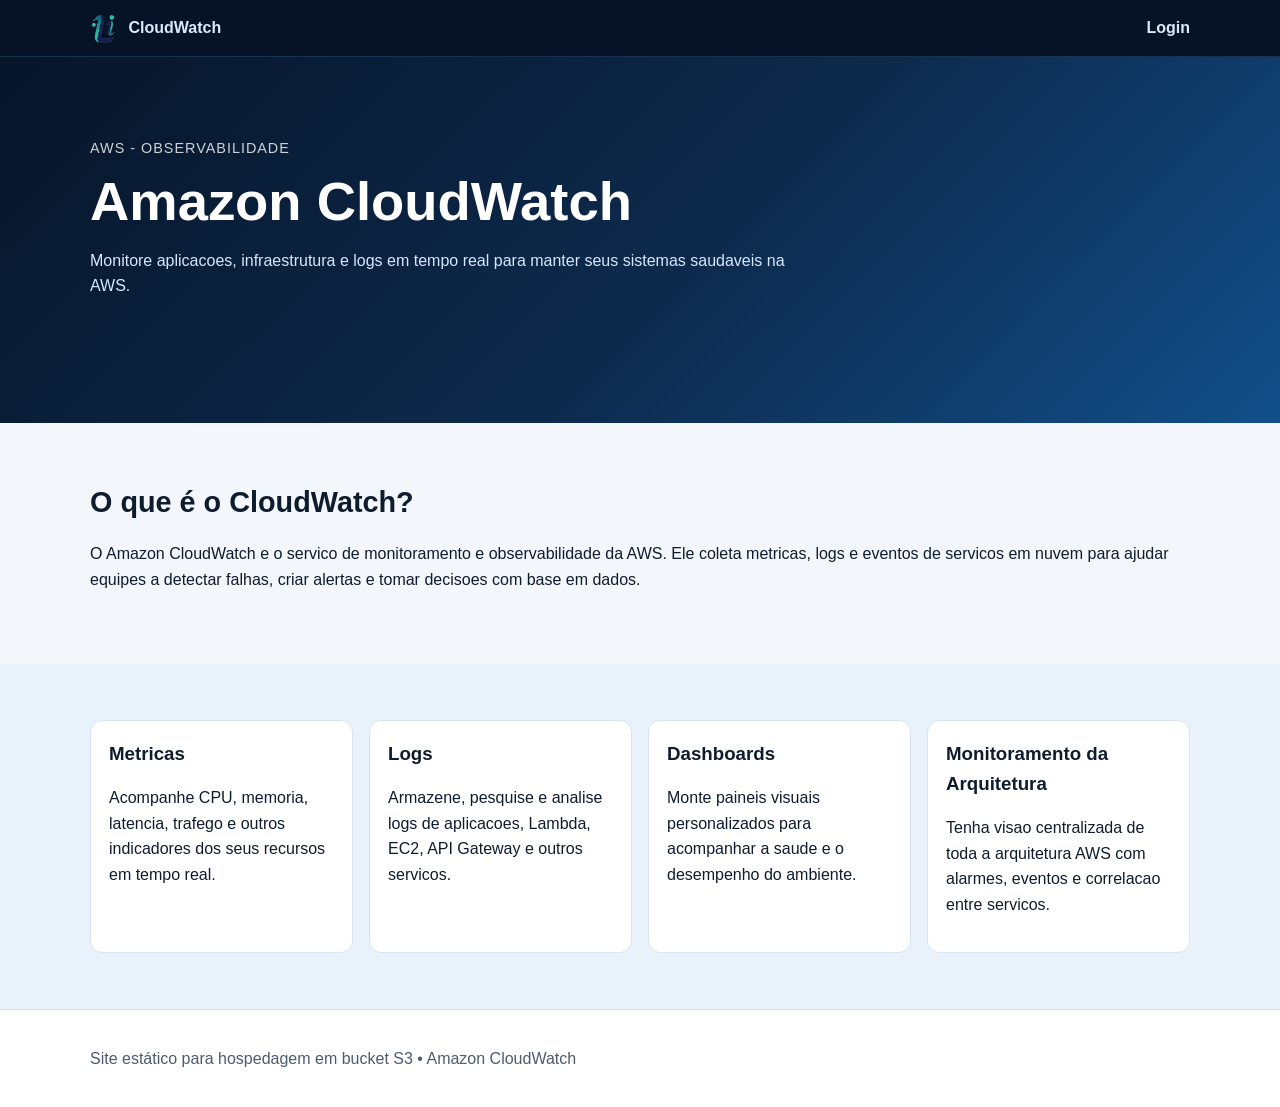
<file: frondend/index.html>
<!DOCTYPE html>
<html lang="pt-BR">
<head>
  <meta charset="UTF-8">
  <meta name="viewport" content="width=device-width, initial-scale=1.0">
  <title>Amazon CloudWatch | Monitoramento AWS</title>
  <link rel="stylesheet" href="style.css">
</head>
<body>
  <nav class="topnav">
    <div class="container navwrap">
      <a href="index.html" class="brand">
        <img src="imagem/logo.png" alt="Logo CloudWatch" class="brand-logo">
        <span>CloudWatch</span>
      </a>
      <div class="navlinks">
        <span id="usuarioLogado" class="usuario-logado" style="display:none;"></span>
        <a id="acessoLink" href="acesso.html" style="display:none;">Acesso</a>
        <a id="sairLink" href="login.html" style="display:none;">Sair</a>
        <a id="loginLink" href="login.html">Login</a>
      </div>
    </div>
  </nav>

  <header class="hero">
    <div class="container">
      <p class="tag">AWS - Observabilidade</p>
      <h1>Amazon CloudWatch</h1>
      <p class="subtitle">
        Monitore aplicacoes, infraestrutura e logs em tempo real para manter seus sistemas saudaveis na AWS.
      </p>
    </div>
  </header>

  <main>
    <section id="sobre" class="section">
      <div class="container">
        <h2>O que é o CloudWatch?</h2>
        <p>
          O Amazon CloudWatch e o servico de monitoramento e observabilidade da AWS. Ele coleta metricas, logs e eventos
          de servicos em nuvem para ajudar equipes a detectar falhas, criar alertas e tomar decisoes com base em dados.
        </p>
      </div>
    </section>

    <section id="recursos" class="section alt">
      <div class="container grid">
        <article class="card">
          <h3>Metricas</h3>
          <p>Acompanhe CPU, memoria, latencia, trafego e outros indicadores dos seus recursos em tempo real.</p>
        </article>
        <article class="card">
          <h3>Logs</h3>
          <p>Armazene, pesquise e analise logs de aplicacoes, Lambda, EC2, API Gateway e outros servicos.</p>
        </article>
        <article class="card">
          <h3>Dashboards</h3>
          <p>Monte paineis visuais personalizados para acompanhar a saude e o desempenho do ambiente.</p>
        </article>
        <article class="card">
          <h3>Monitoramento da Arquitetura</h3>
          <p>Tenha visao centralizada de toda a arquitetura AWS com alarmes, eventos e correlacao entre servicos.</p>
        </article>
      </div>
    </section>
  </main>

  <footer class="footer">
    <div class="container">
      <p>Site estático para hospedagem em bucket S3 • Amazon CloudWatch</p>
    </div>
  </footer>
  <script src="js/auth.js"></script>
  <script>
    var usuarioLogado = document.getElementById("usuarioLogado");
    var acessoLink = document.getElementById("acessoLink");
    var sairLink = document.getElementById("sairLink");
    var loginLink = document.getElementById("loginLink");
    var user = getUser();
    var token = getToken();

    if (token && (user.nome || user.email)) {
      usuarioLogado.style.display = "inline";
      usuarioLogado.textContent = "Usuario: " + (user.nome || user.email);
      acessoLink.style.display = "inline";
      sairLink.style.display = "inline";
      loginLink.style.display = "none";
    } else {
      usuarioLogado.style.display = "none";
      acessoLink.style.display = "none";
      sairLink.style.display = "none";
      loginLink.style.display = "inline";
    }

    sairLink.addEventListener("click", function () {
      clearSession();
    });
  </script>
</body>
</html>
</file>
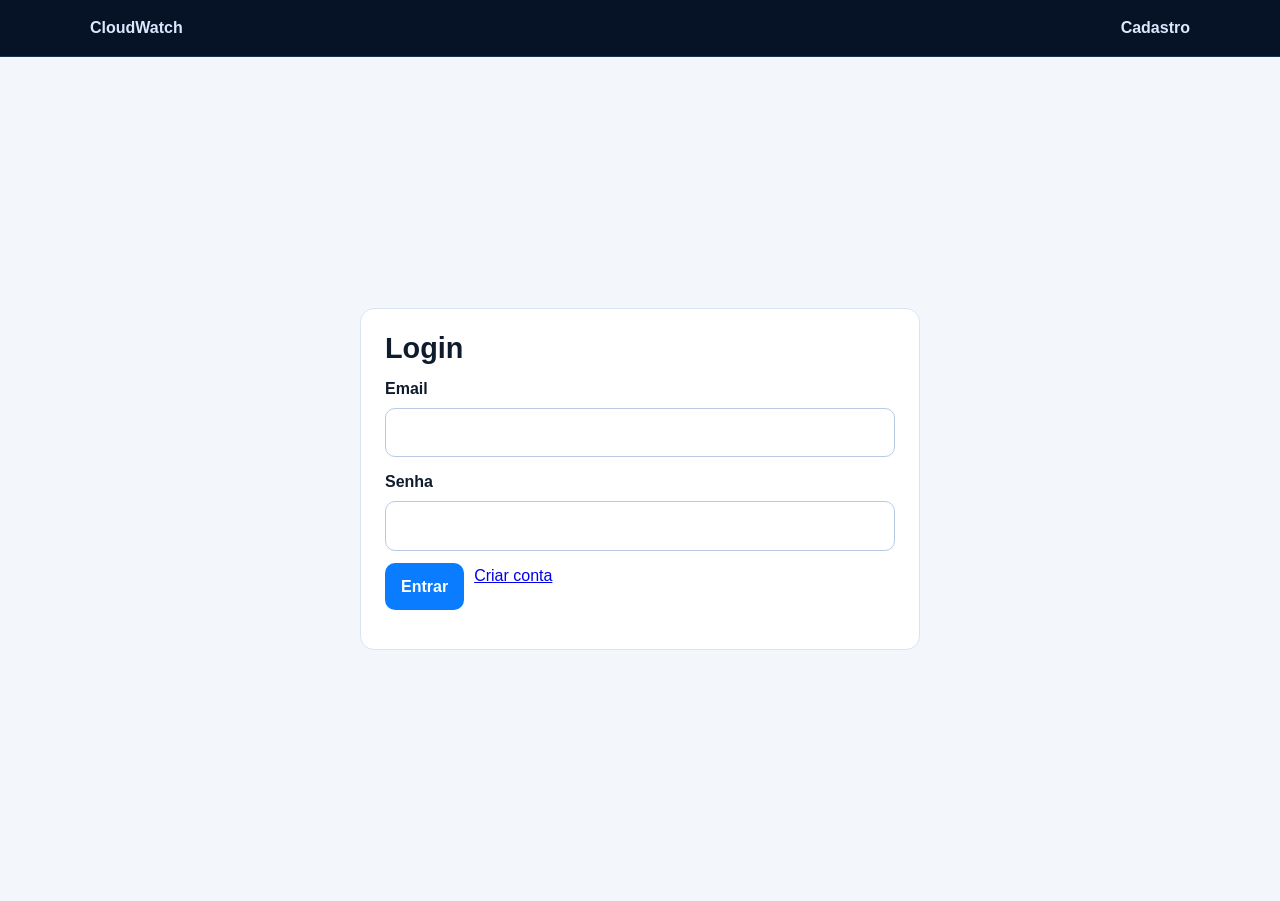
<file: frondend/acesso.html>
<!DOCTYPE html>
<html lang="pt-BR">
<head>
  <meta charset="UTF-8">
  <meta name="viewport" content="width=device-width, initial-scale=1.0">
  <title>Area do Usuario | CloudWatch</title>
  <link rel="stylesheet" href="style.css">
</head>
<body>
  <nav class="topnav">
    <div class="container navwrap">
      <a href="index.html">CloudWatch</a>
      <div class="navlinks">
        <a href="editar-cadastro.html">Editar Cadastro</a>
        <a href="login.html" id="sairLink">Sair</a>
      </div>
    </div>
  </nav>

  <main class="auth-page">
    <section class="panel">
      <h1>Area do Usuario</h1>
      <p id="welcome"></p>
      <p id="emailInfo"></p>
      <p class="msg success">Seja bem-vindo(a)! Voce entrou na area restrita apos o login.</p>
    </section>
  </main>

  <script src="js/config.js"></script>
  <script src="js/api.js"></script>
  <script src="js/auth.js"></script>
  <script>
    requireAuth();

    var user = getUser();
    var userId = user.id || user.userId;
    var welcome = document.getElementById("welcome");
    var emailInfo = document.getElementById("emailInfo");
    var sairLink = document.getElementById("sairLink");

    if (!userId) {
      clearSession();
      window.location.href = "login.html";
    }

    welcome.textContent = "Ola, " + (user.nome || user.email || "usuario") + ".";
    emailInfo.textContent = "Email: " + (user.email || "nao informado");

    sairLink.addEventListener("click", function () {
      clearSession();
    });
  </script>
</body>
</html>
</file>
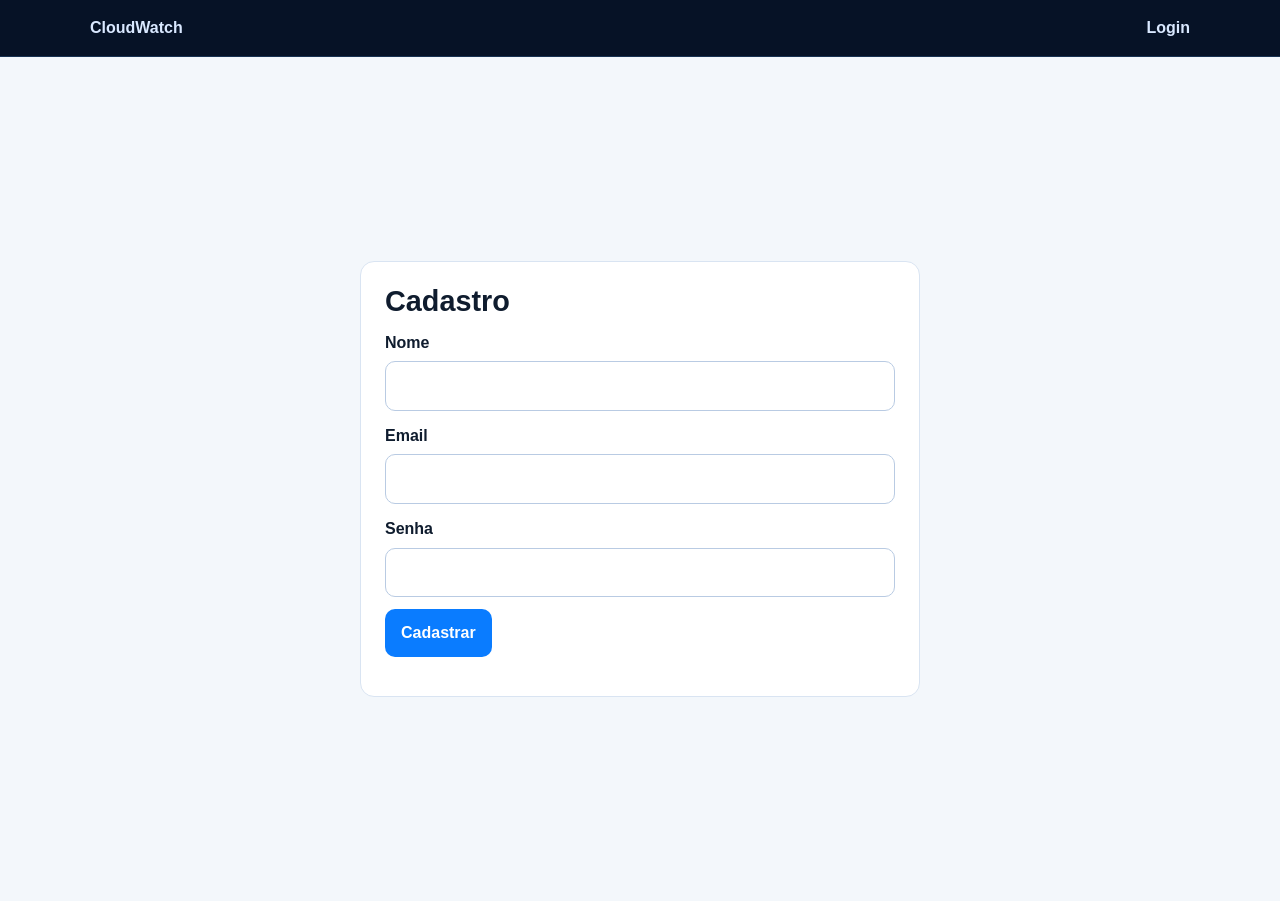
<file: frondend/cadastro.html>
<!DOCTYPE html>
<html lang="pt-BR">
<head>
  <meta charset="UTF-8">
  <meta name="viewport" content="width=device-width, initial-scale=1.0">
  <title>Cadastro | CloudWatch</title>
  <link rel="stylesheet" href="style.css">
</head>
<body>
  <nav class="topnav">
    <div class="container navwrap">
      <a href="index.html">CloudWatch</a>
      <div class="navlinks">
        <a href="login.html">Login</a>
      </div>
    </div>
  </nav>

  <main class="auth-page">
    <section class="panel">
      <h1>Cadastro</h1>
      <form id="cadastroForm">
        <div class="form-row">
          <label for="nome">Nome</label>
          <input id="nome" name="nome" type="text" required>
        </div>
        <div class="form-row">
          <label for="email">Email</label>
          <input id="email" name="email" type="email" required>
        </div>
        <div class="form-row">
          <label for="senha">Senha</label>
          <input id="senha" name="senha" type="password" minlength="6" required>
        </div>
        <div class="actions">
          <button type="submit">Cadastrar</button>
        </div>
        <p id="msg" class="msg"></p>
      </form>
    </section>
  </main>

  <script src="js/config.js"></script>
  <script src="js/api.js"></script>
  <script>
    var form = document.getElementById("cadastroForm");
    var msg = document.getElementById("msg");

    form.addEventListener("submit", async function (event) {
      event.preventDefault();
      msg.className = "msg";
      msg.textContent = "Criando cadastro...";

      var body = {
        nome: form.nome.value.trim(),
        email: form.email.value.trim(),
        senha: form.senha.value
      };

      try {
        await apiRequest(window.APP_CONFIG.endpoints.cadastro, "POST", body);
        msg.className = "msg success";
        msg.textContent = "Cadastro criado. Redirecionando para login...";
        setTimeout(function () {
          window.location.href = "login.html";
        }, 1200);
      } catch (error) {
        msg.className = "msg error";
        msg.textContent = error.message;
      }
    });
  </script>
</body>
</html>
</file>
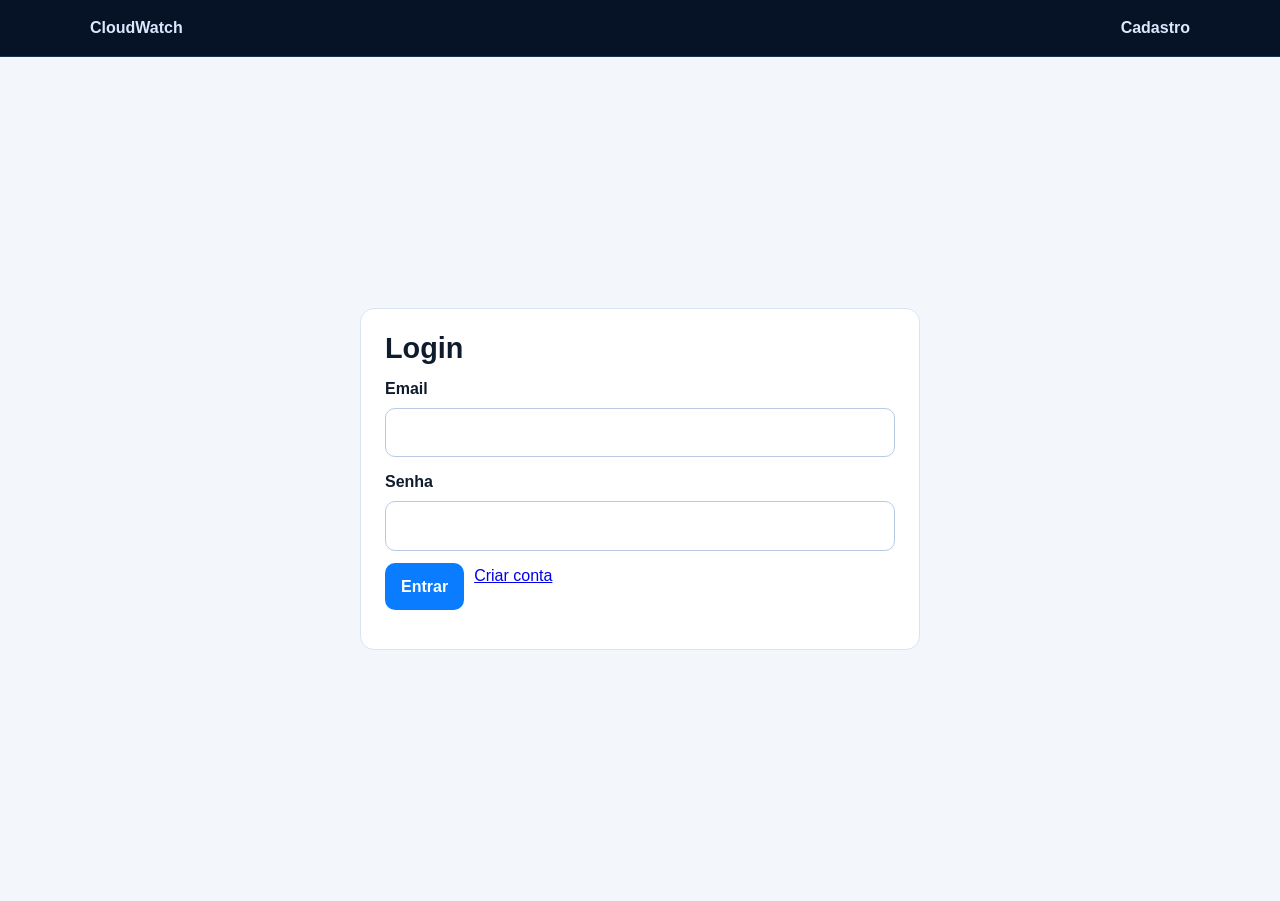
<file: frondend/editar-cadastro.html>
<!DOCTYPE html>
<html lang="pt-BR">
<head>
  <meta charset="UTF-8">
  <meta name="viewport" content="width=device-width, initial-scale=1.0">
  <title>Editar Cadastro | CloudWatch</title>
  <link rel="stylesheet" href="style.css">
</head>
<body>
  <nav class="topnav">
    <div class="container navwrap">
      <a href="index.html">CloudWatch</a>
      <div class="navlinks">
        <a href="acesso.html">Acesso</a>
        <a href="login.html" id="sairLink">Sair</a>
      </div>
    </div>
  </nav>

  <main class="auth-page">
    <section class="panel">
      <h1>Editar Cadastro</h1>
      <form id="editarForm">
        <div class="form-row">
          <label for="nome">Nome</label>
          <input id="nome" name="nome" type="text" required>
        </div>
        <div class="form-row">
          <label for="email">Email</label>
          <input id="email" name="email" type="email" required>
        </div>
        <div class="actions">
          <button type="submit">Salvar alteracoes</button>
          <button type="button" class="secondary" id="recarregarBtn">Recarregar dados</button>
        </div>
        <p id="msg" class="msg"></p>
      </form>
    </section>
  </main>

  <script src="js/config.js"></script>
  <script src="js/api.js"></script>
  <script src="js/auth.js"></script>
  <script>
    requireAuth();

    var form = document.getElementById("editarForm");
    var msg = document.getElementById("msg");
    var recarregarBtn = document.getElementById("recarregarBtn");
    var sairLink = document.getElementById("sairLink");
    var token = getToken();
    var user = getUser();
    var userId = user.id || user.userId;

    async function carregarUsuario() {
      if (!userId) {
        msg.className = "msg error";
        msg.textContent = "Sessao sem userId. Faca login novamente.";
        return;
      }
      msg.className = "msg";
      msg.textContent = "Carregando dados...";
      try {
        var data = await apiRequest(window.APP_CONFIG.endpoints.usuario + "/" + userId, "GET", null, token);
        form.nome.value = data.nome || "";
        form.email.value = data.email || "";
        msg.className = "msg success";
        msg.textContent = "Dados carregados.";
      } catch (error) {
        msg.className = "msg error";
        msg.textContent = error.message;
      }
    }

    form.addEventListener("submit", async function (event) {
      event.preventDefault();
      if (!userId) return;

      msg.className = "msg";
      msg.textContent = "Salvando alteracoes...";

      var body = {
        nome: form.nome.value.trim(),
        email: form.email.value.trim()
      };

      try {
        var data = await apiRequest(window.APP_CONFIG.endpoints.usuario + "/" + userId, "PUT", body, token);
        saveSession({
          token: token,
          user: {
            id: userId,
            nome: data.nome || body.nome,
            email: data.email || body.email
          }
        });
        msg.className = "msg success";
        msg.textContent = "Cadastro atualizado. Redirecionando...";
        setTimeout(function () {
          window.location.href = "acesso.html";
        }, 800);
      } catch (error) {
        msg.className = "msg error";
        msg.textContent = error.message;
      }
    });

    recarregarBtn.addEventListener("click", carregarUsuario);
    sairLink.addEventListener("click", function () {
      clearSession();
    });

    carregarUsuario();
  </script>
</body>
</html>
</file>
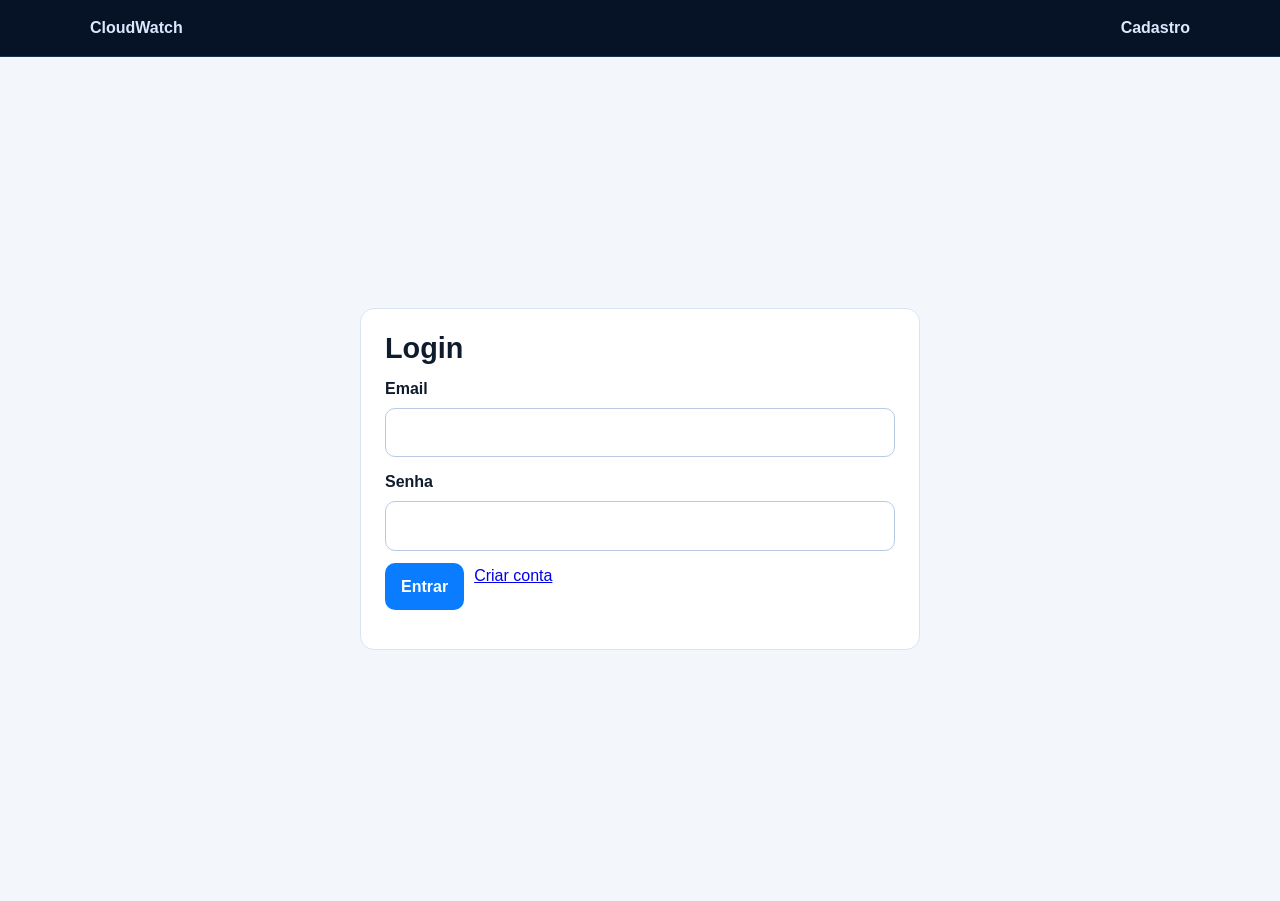
<file: frondend/login.html>
<!DOCTYPE html>
<html lang="pt-BR">
<head>
  <meta charset="UTF-8">
  <meta name="viewport" content="width=device-width, initial-scale=1.0">
  <title>Login | CloudWatch</title>
  <link rel="stylesheet" href="style.css">
</head>
<body>
  <nav class="topnav">
    <div class="container navwrap">
      <a href="index.html">CloudWatch</a>
      <div class="navlinks">
        <a href="cadastro.html">Cadastro</a>
      </div>
    </div>
  </nav>

  <main class="auth-page">
    <section class="panel">
      <h1>Login</h1>
      <form id="loginForm">
        <div class="form-row">
          <label for="email">Email</label>
          <input id="email" name="email" type="email" required>
        </div>
        <div class="form-row">
          <label for="senha">Senha</label>
          <input id="senha" name="senha" type="password" required>
        </div>
        <div class="actions">
          <button type="submit">Entrar</button>
          <a href="cadastro.html">Criar conta</a>
        </div>
        <p id="msg" class="msg"></p>
      </form>
    </section>
  </main>

  <script src="js/config.js"></script>
  <script src="js/api.js"></script>
  <script src="js/auth.js"></script>
  <script>
    var form = document.getElementById("loginForm");
    var msg = document.getElementById("msg");
    var existingToken = getToken();

    if (existingToken) {
      window.location.href = "acesso.html";
    }

    form.addEventListener("submit", async function (event) {
      event.preventDefault();
      msg.className = "msg";
      msg.textContent = "Validando login...";

      var email = form.email.value.trim();
      var senha = form.senha.value;

      try {
        var data = await apiRequest(window.APP_CONFIG.endpoints.login, "POST", { email: email, senha: senha });
        saveSession(data);
        msg.className = "msg success";
        msg.textContent = "Login realizado com sucesso.";
        window.location.href = "acesso.html";
      } catch (error) {
        msg.className = "msg error";
        msg.textContent = error.message;
      }
    });
  </script>
</body>
</html>
</file>
<file: frondend/style.css>
:root {
  --bg: #f3f7fb;
  --surface: #ffffff;
  --text: #0f1c2e;
  --muted: #4d5b70;
  --brand: #0a7cff;
  --brand-dark: #055ec2;
  --line: #d9e4f2;
}

* {
  box-sizing: border-box;
}

body {
  margin: 0;
  font-family: "Segoe UI", Tahoma, Geneva, Verdana, sans-serif;
  background: var(--bg);
  color: var(--text);
  line-height: 1.6;
}

.container {
  width: min(1100px, 92%);
  margin: 0 auto;
}

.topnav {
  background: #061226;
  border-bottom: 1px solid #183252;
}

.navwrap {
  display: flex;
  justify-content: space-between;
  align-items: center;
  min-height: 56px;
}

.topnav a {
  color: #d9e8ff;
  text-decoration: none;
  font-weight: 600;
}

.brand {
  display: inline-flex;
  align-items: center;
  gap: 10px;
}

.brand-logo {
  height: 30px;
  width: auto;
  display: block;
}

.navlinks {
  display: flex;
  gap: 14px;
  flex-wrap: wrap;
  align-items: center;
}

.usuario-logado {
  color: #ffffff;
  font-weight: 600;
  background: transparent;
  padding: 0;
}

.hero {
  background: linear-gradient(135deg, #071529 0%, #0d2a4d 55%, #124f8a 100%);
  color: #fff;
  padding: 80px 0 96px;
}

.tag {
  font-size: 0.9rem;
  letter-spacing: 1px;
  text-transform: uppercase;
  opacity: 0.8;
  margin: 0 0 12px;
}

h1 {
  font-size: clamp(2rem, 5vw, 3.4rem);
  line-height: 1.1;
  margin: 0 0 16px;
}

.subtitle {
  max-width: 700px;
  color: #d7e7ff;
  margin-bottom: 28px;
}

.cta {
  display: inline-block;
  text-decoration: none;
  color: #fff;
  background: var(--brand);
  padding: 12px 20px;
  border-radius: 10px;
  font-weight: 600;
  transition: 0.2s ease;
}

.cta:hover {
  background: var(--brand-dark);
}

.section {
  padding: 56px 0;
}

.section h2 {
  margin-top: 0;
  margin-bottom: 14px;
  font-size: 1.8rem;
}

.alt {
  background: #e9f1fb;
}

.grid {
  display: grid;
  grid-template-columns: repeat(auto-fit, minmax(230px, 1fr));
  gap: 16px;
}

.card {
  background: var(--surface);
  border: 1px solid var(--line);
  border-radius: 12px;
  padding: 18px;
}

.card h3 {
  margin-top: 0;
  margin-bottom: 8px;
}

ul {
  margin: 0;
  padding-left: 20px;
}

.footer {
  border-top: 1px solid var(--line);
  padding: 20px 0;
  color: var(--muted);
  background: #fff;
}

.auth-page {
  min-height: calc(100vh - 56px);
  display: grid;
  place-items: center;
  padding: 30px 0;
}

.panel {
  width: min(560px, 94%);
  background: #fff;
  border: 1px solid var(--line);
  border-radius: 14px;
  padding: 24px;
}

.panel h1 {
  margin-top: 0;
  margin-bottom: 12px;
  font-size: 1.8rem;
}

.form-row {
  margin-bottom: 12px;
}

label {
  display: block;
  margin-bottom: 6px;
  font-weight: 600;
}

input {
  width: 100%;
  padding: 11px 12px;
  border: 1px solid #b9cbe3;
  border-radius: 10px;
  font: inherit;
}

button {
  border: 0;
  border-radius: 10px;
  background: var(--brand);
  color: #fff;
  padding: 11px 16px;
  font: inherit;
  font-weight: 600;
  cursor: pointer;
}

button.secondary {
  background: #51627a;
}

.actions {
  display: flex;
  gap: 10px;
  flex-wrap: wrap;
}

.msg {
  margin-top: 12px;
  font-size: 0.95rem;
  color: var(--muted);
}

.msg.error {
  color: #b11818;
}

.msg.success {
  color: #0b7d3b;
}
</file>
